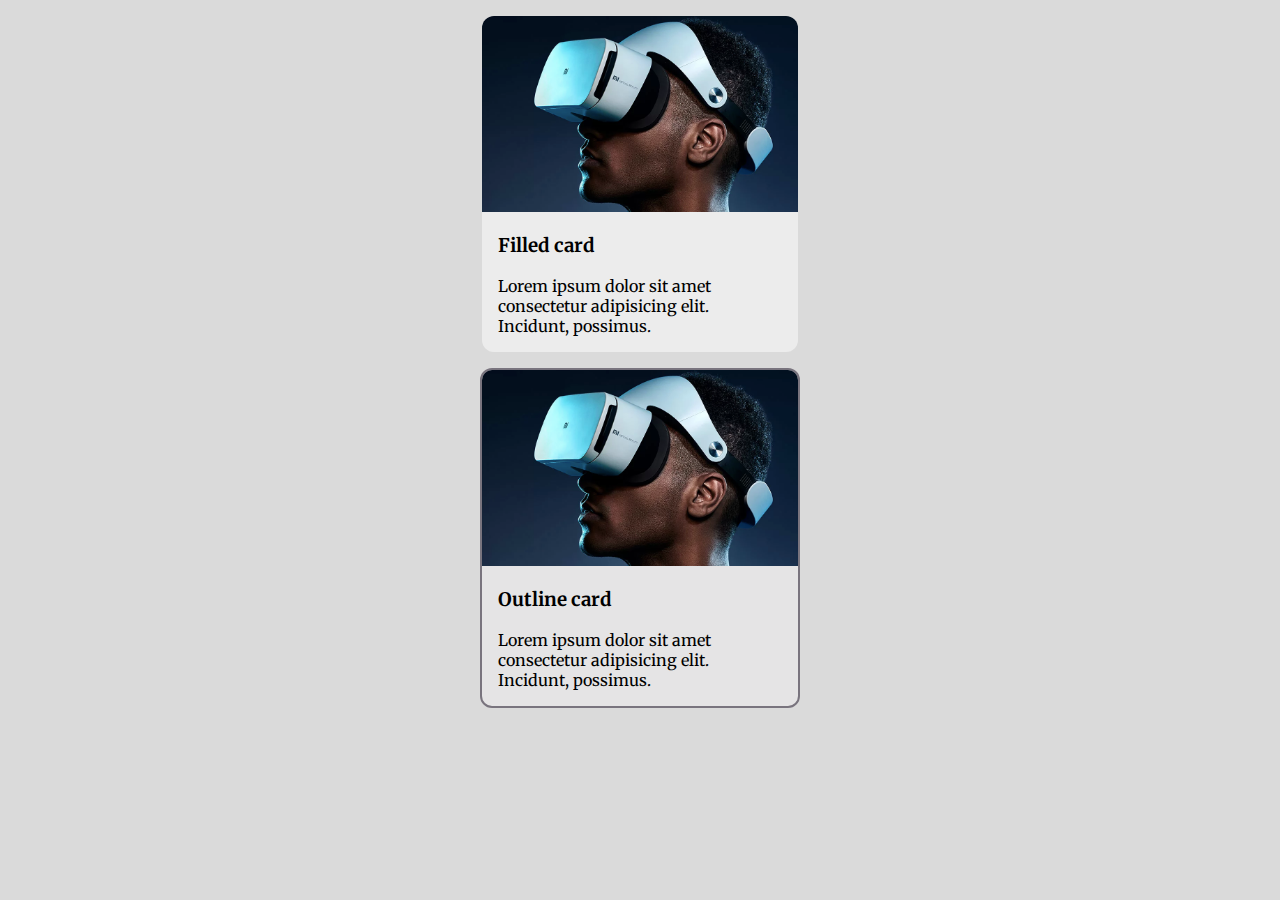
<file: 1-8/index.html>
<!DOCTYPE html>
<html lang="en">
<head>
    <meta charset="UTF-8">
    <meta name="viewport" content="width=device-width, initial-scale=1.0">
    <title>Cards</title>
    <link rel="stylesheet" href="style.css">
</head>
<body>
    <div class="container">
        <div class="card card_filled">
            <img src="images/1637968498890.png" class="card__img">
            <div class="card__body">
                <h3 class="card__title">Filled card</h3>
                <p class="card__text">Lorem ipsum dolor sit amet consectetur adipisicing elit.
                Incidunt, possimus.</p>
            </div>
        </div>
        <div class="card card_outline">
            <img src="images/1637968498890.png" class="card__img">
            <div class="card__body">
                <h3 class="card__title">Outline card</h3>
                <p class="card__text">Lorem ipsum dolor sit amet consectetur adipisicing elit.
                Incidunt, possimus.</p>
            </div>
        </div>
    </div>
</body>
</html>
</file>
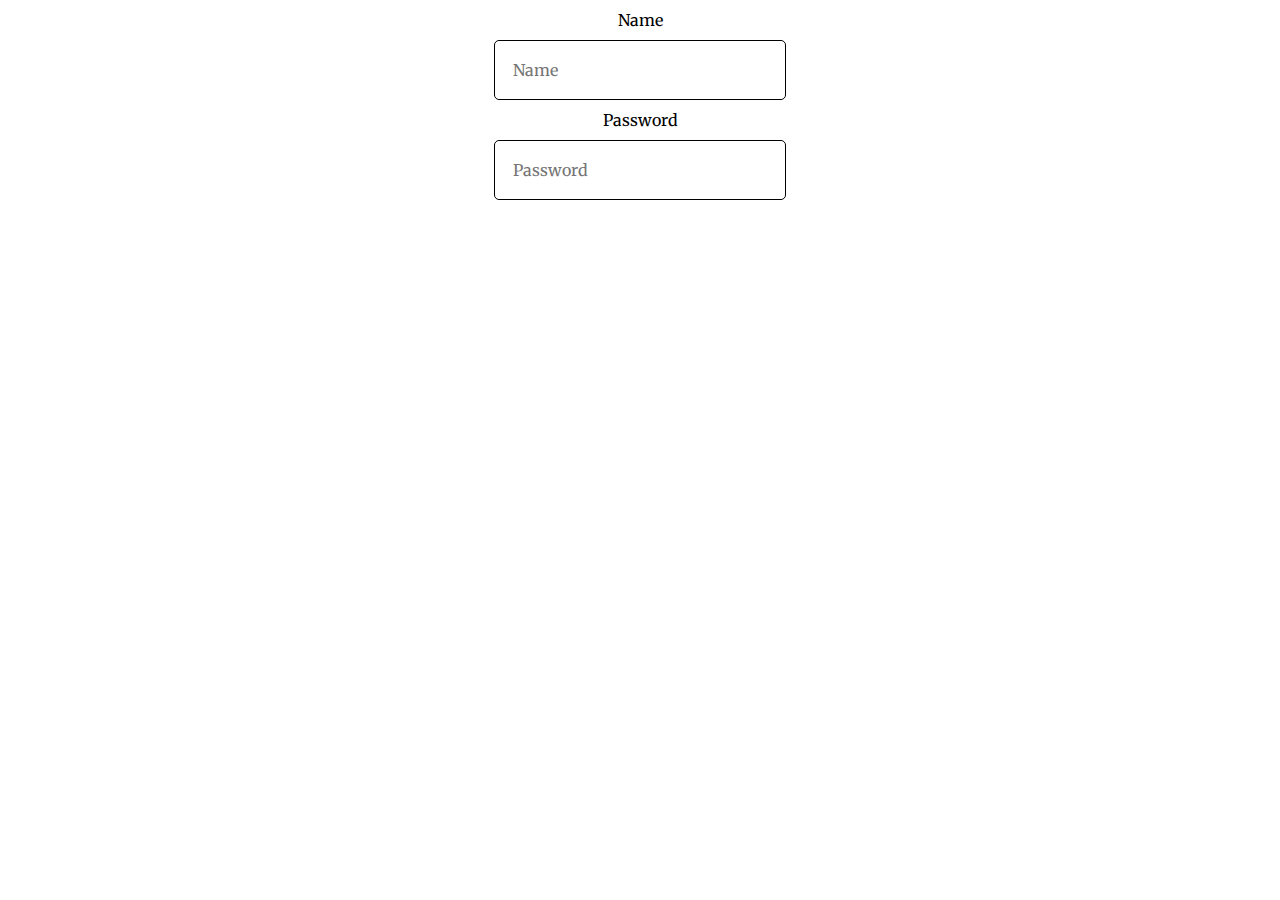
<file: 2-9/index.html>
<!DOCTYPE html>
<html lang="en">
<head>
    <meta charset="UTF-8">
    <meta name="viewport" content="width=device-width, initial-scale=1.0">
    <title>MD input design</title>
    <link rel="stylesheet" href="style.css">
    <link rel="stylesheet" href="https://use.fontawesome.com/releases/v5.15.4/css/all.css" integrity="sha384-DyZ88mC6Up2uqS4h/KRgHuoeGwBcD4Ng9SiP4dIRy0EXTlnuz47vAwmeGwVChigm" crossorigin="anonymous">
</head>
<body>
    <form action="">
            <label class="form__label" for="a">Name</label>
            <div class="input-container" >
                <input class="outline-btn" placeholder="Name" id="a">
                <i class="fas fa-times" onclick="document.getElementById('a').value=''"></i>
            </div>
        
            <label class="form__label" for="b">Password</label>
            <div class="input-container" >
                <input type="password" class="outline-btn password" placeholder="Password" id="b">
                <i class="fas fa-eye"></i>
            </div>
    </form>
    <script src="main.js"></script>
</body>
</html>
</file>
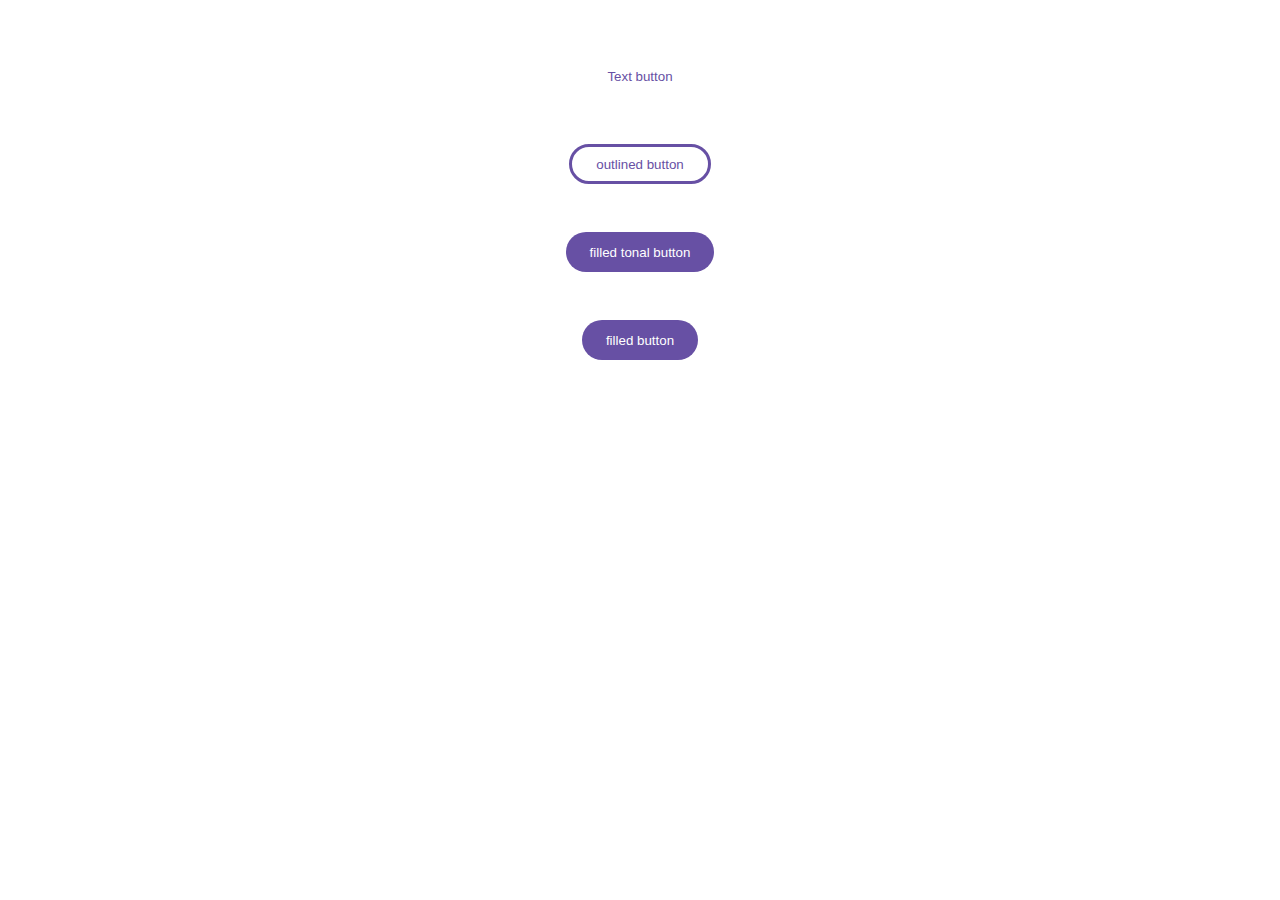
<file: 1-5/buttons.html>
<!DOCTYPE html>
<html lang="en">
<head>
    <link rel="stylesheet" href="style.css"
    <meta charset="UTF-8">
    <meta name="viewport" content="width=device-width, initial-scale=1.0">
    <title>Buttons</title>
</head>
<body>
    <div class="container">
        <button class="text">Text button</button>
        <button class="outlined">outlined button</button>
        <button class="fill-ton">filled tonal button</button>
        <button class="fill">filled button</button>
    </div>
</body>
</html>
</file>
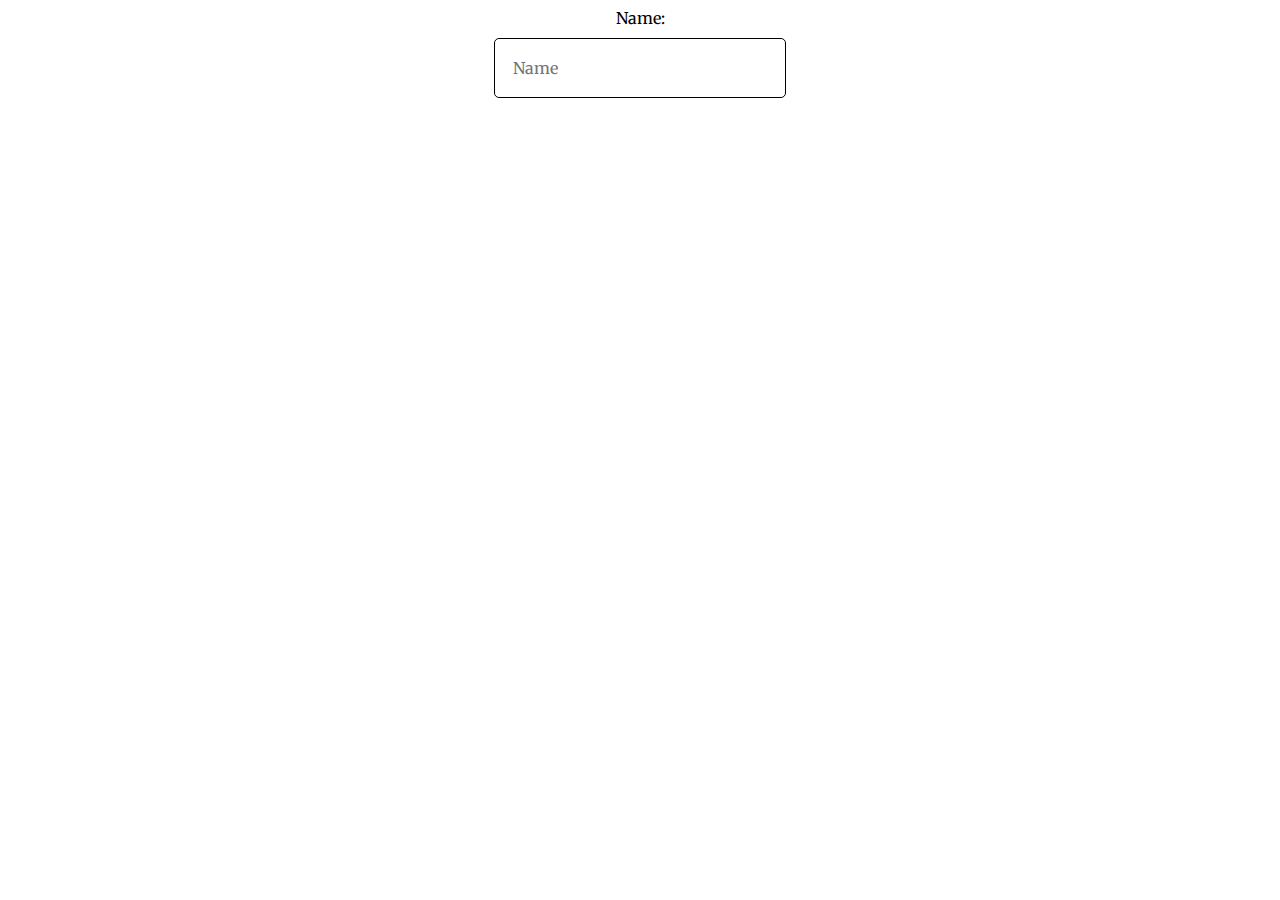
<file: 1-7/outlineInput.html>
<!DOCTYPE html>
<html lang="en">
<head>
    <meta charset="UTF-8">
    <meta name="viewport" content="width=device-width, initial-scale=1.0">
    <title>MD input design</title>
    <link rel="stylesheet" href="style.css">
    <link rel="stylesheet" href="https://use.fontawesome.com/releases/v5.15.4/css/all.css" integrity="sha384-DyZ88mC6Up2uqS4h/KRgHuoeGwBcD4Ng9SiP4dIRy0EXTlnuz47vAwmeGwVChigm" crossorigin="anonymous">
</head>
<body>
    <form action="">
        <label for="a" style="display: flex;justify-content: center;">Name:</label>

            <div class="input-container" >
                <input class="outline-btn" placeholder="Name" id="a">
                <i class="fas fa-times" onclick="document.getElementById('a').value=''"></i>
            </div>
    </form>
</body>
</html>
</file>
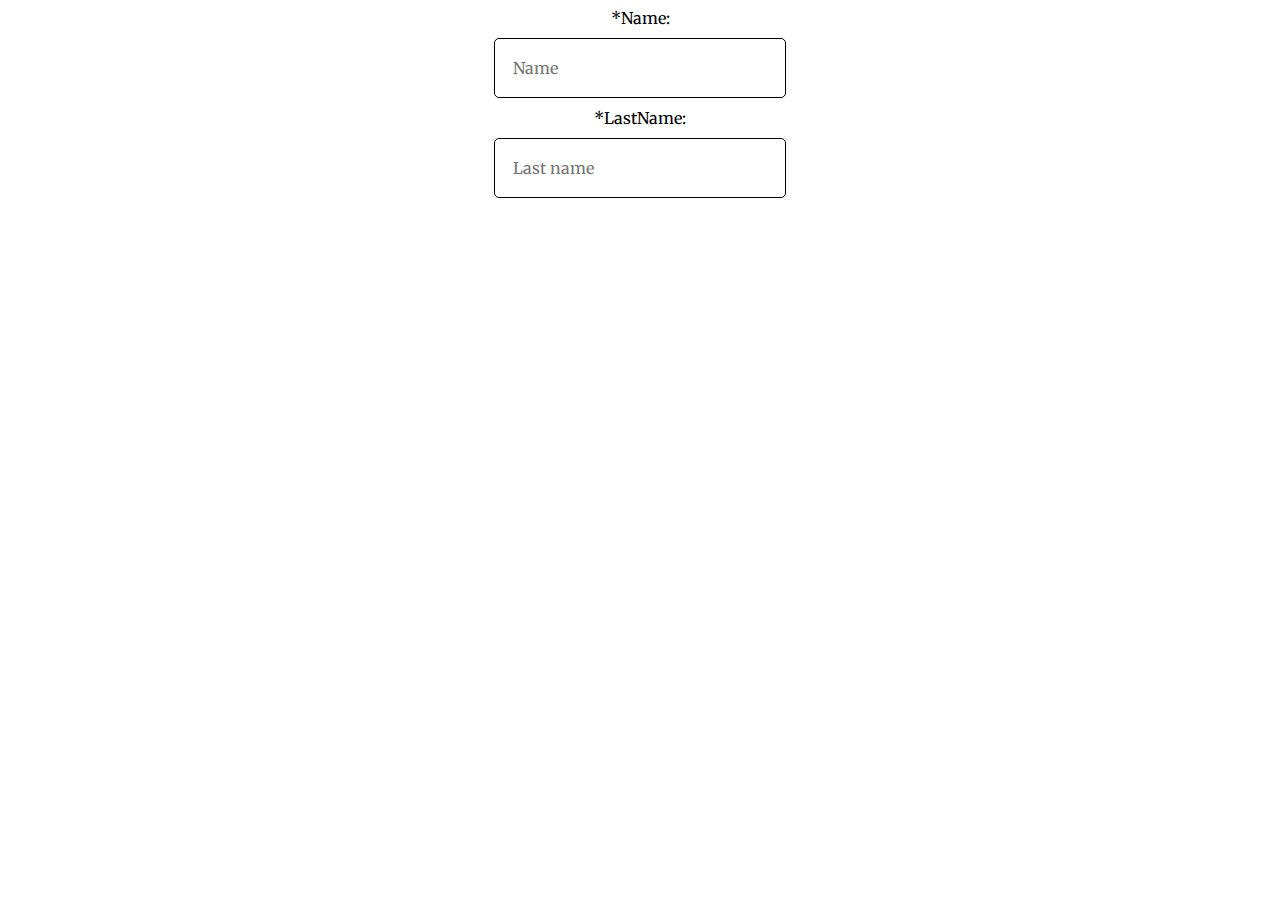
<file: 2-11/required.html>
<!DOCTYPE html>
<html lang="en">
<head>
    <meta charset="UTF-8">
    <meta name="viewport" content="width=device-width, initial-scale=1.0">
    <title>MD input design</title>
    <link rel="stylesheet" href="style.css">
    <link rel="stylesheet" href="https://use.fontawesome.com/releases/v5.15.4/css/all.css" integrity="sha384-DyZ88mC6Up2uqS4h/KRgHuoeGwBcD4Ng9SiP4dIRy0EXTlnuz47vAwmeGwVChigm" crossorigin="anonymous">
</head>
<body>
    <form action="">
        <label for="a" style="display: flex;justify-content: center;">Name:</label>

            <div class="input-container" >
                <input class="outline-btn" placeholder="Name" id="a" required>
                <i class="fas fa-times" onclick="document.getElementById('a').value=''"></i>
            </div>
            <label for="b" style="display: flex;justify-content: center;">LastName:</label>

            <div class="input-container" >
                <input class="outline-btn" placeholder="Last name" id="b" required>
                <i class="fas fa-times" onclick="document.getElementById('b').value=''"></i>
            </div>
    </form>
    <script src="req.js"></script>
</body>
</html>
</file>
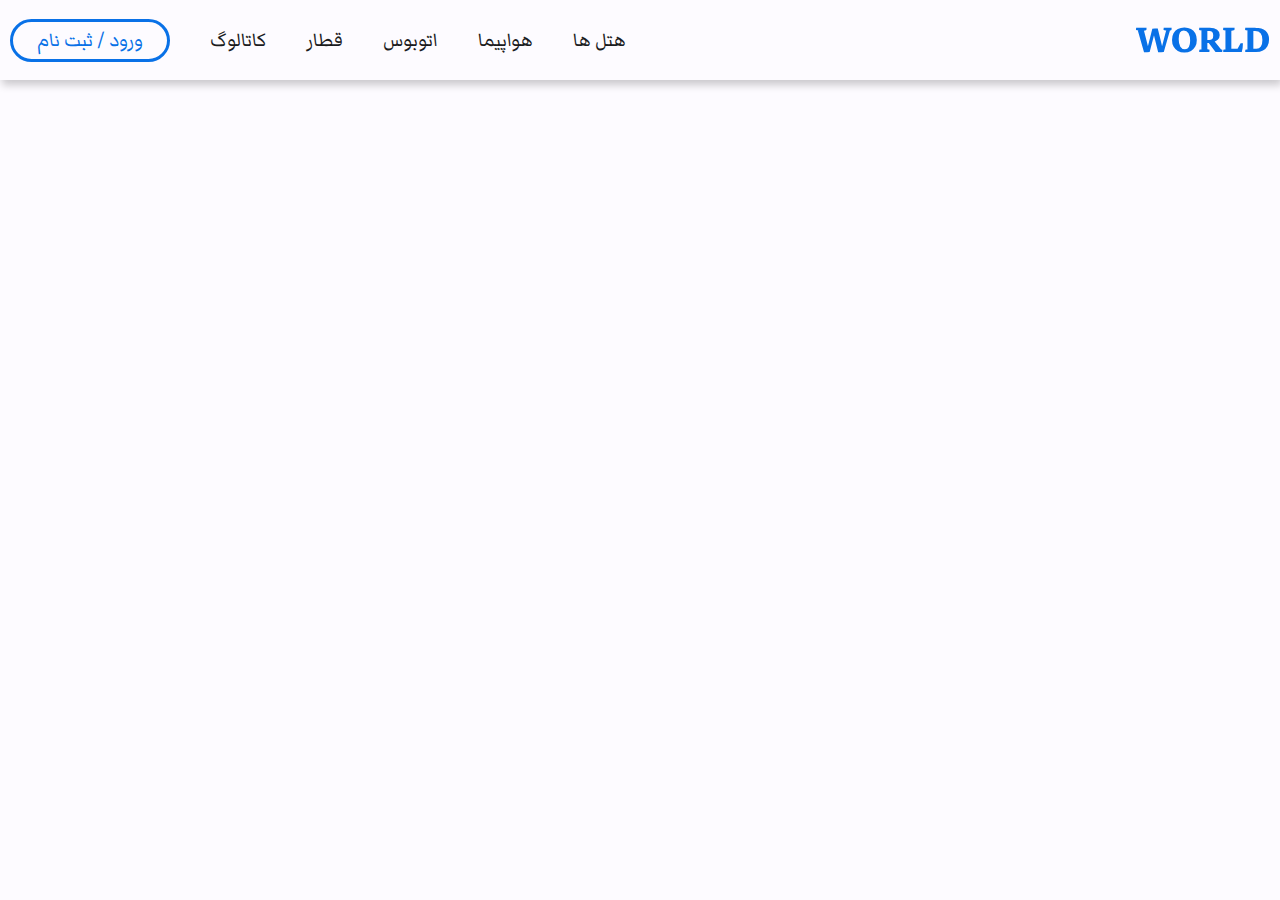
<file: 2-12/header.html>
<!DOCTYPE html>
   <html lang="en">
   <head>
       <meta charset="UTF-8">
       <meta name="viewport" content="width=device-width, initial-scale=1.0">
       <title>responsive navbar</title>
       <link rel="stylesheet" href="theme.css">
       <link rel="stylesheet" href="https://cdnjs.cloudflare.com/ajax/libs/font-awesome/5.15.4/css/all.min.css" integrity="sha512-1ycn6IcaQQ40/MKBW2W4Rhis/DbILU74C1vSrLJxCq57o941Ym01SwNsOMqvEBFlcgUa6xLiPY/NS5R+E6ztJQ==" crossorigin="anonymous" referrerpolicy="no-referrer" />
   </head>
   <body>
    <div class="header">
        <div class="header__container">
            <h1 class="h1">WORLD</h1>
            <div id="header__links" class="header__links header_close">
                <a href="../../user/login.php" class="header__a btn-outline sign">ورود / ثبت نام</a>
                <a href="#" class="header__a btn-text">کاتالوگ</a>
                <a href="#" class="header__a btn-text">قطار</a>
                <a href="#" class="header__a btn-text">اتوبوس</a>
                <a href="#" class="header__a btn-text ">هواپیما</a>
                <a href="#" class="btn-text header__a">هتل ها</a>
            </div>
            <i id="bars" class="fa fa-bars header__bar "></i>
        </div>
    </div>
    <script>
        const bars= document.querySelector('.header__bar');
    let isopen=document.querySelector('.header__links');
    bars.addEventListener('click',()=>{
    isopen.classList.toggle('header_close');
}
)
    </script>
   </body>
   </html>
</file>
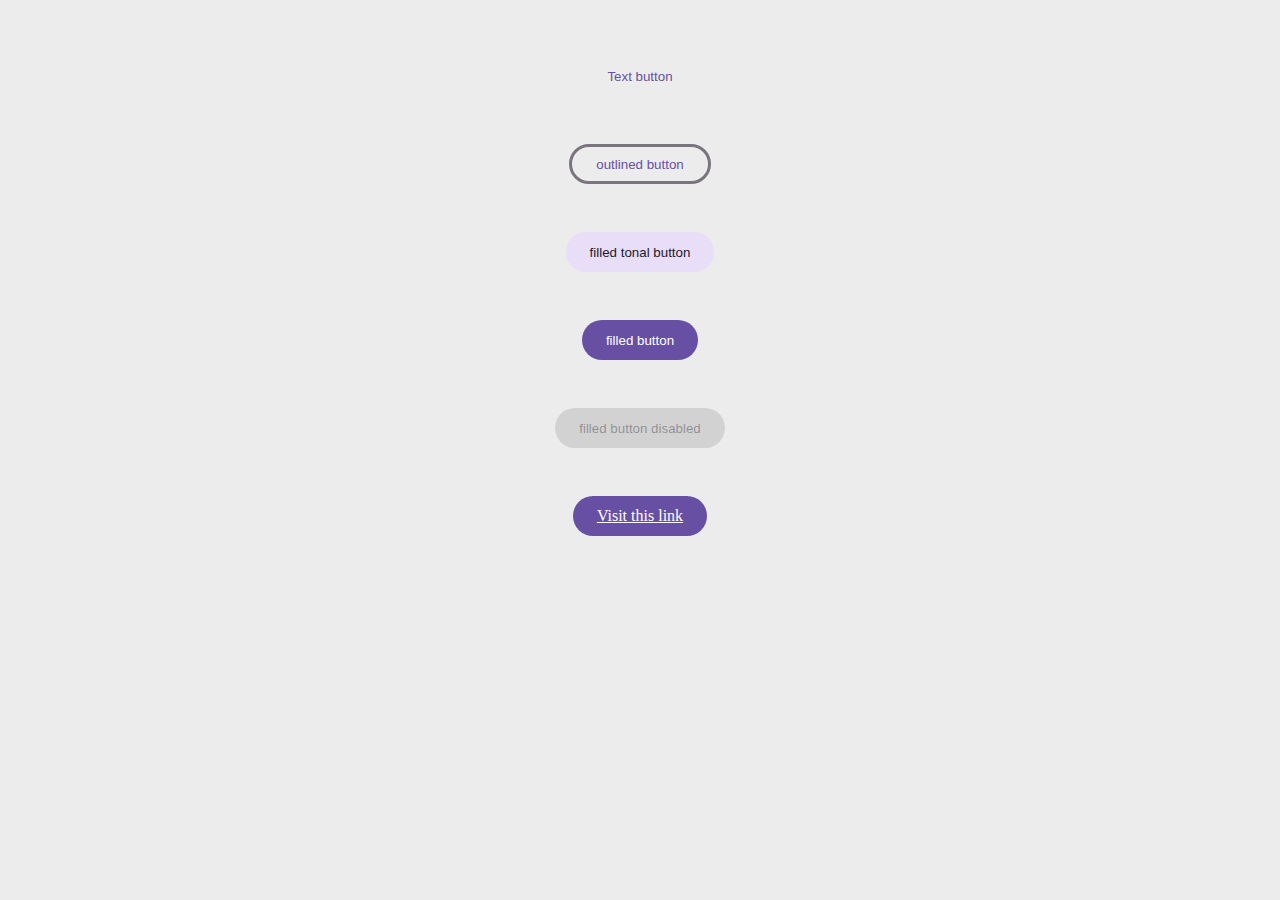
<file: 2-5/buttons.html>
<!DOCTYPE html>
<html lang="en">
<head>
    <link rel="stylesheet" href="style.css"
    <meta charset="UTF-8">
    <meta name="viewport" content="width=device-width, initial-scale=1.0">
    <title>Buttons</title>
</head>
<body>
    <div class="container">
        <button class="text btn">Text button</button>
        <button class="outlined btn">outlined button</button>
        <button class="fill-ton btn">filled tonal button</button>
        <button class="fill btn">filled button</button>
        <button class="fill btn" disabled>filled button disabled</button>
        <a class="btn fill" href="aw">Visit this link</a>
    </div>
</body>
</html>
</file>
<file: 1-8/style.css>
@import url('https://fonts.googleapis.com/css2?family=Merriweather&display=swap');
*{
    font-family: 'Merriweather', serif;
}
body{
    background-color: #dadada;
}
.container{
    display: flex;
    flex-direction: column;
    justify-content: start;
    align-items: center;
}
.card{
    width: 25%;
    background-color: #ececec;
    border-radius: 12px;
    overflow: hidden;
    margin: 8px;
    cursor: pointer;
}
.card__img{
    width: 100%;
}

.card__body{
    padding: 0 16px;
    text-align: left;
}
.card_filled:hover{
    background-color: rgba(28, 27, 31, 0.116);
}
.card_filled:focus{
    background-color: rgba(28, 27, 31, 0.432);
}

.card_outline{
background-color:rgba(255, 251, 254,0.3);
border: 2px solid #79747E;
outline: none;
}
.card_outline:hover{
    background-color: #c7c7c7;
}
.card_outline:focus{
    background-color: #a0a0a0;
}
</file>
<file: 2-9/style.css>
@import url('https://fonts.googleapis.com/css2?family=Merriweather&display=swap');
:lang(en){
    font-family:'Merriweather';
    font-size:1rem;
    direction: ltr;
}
.input-container{
    border: 1px solid black;
    border-radius: 5px;
    width: 280px;
    height: 48px;
    margin: auto;
    margin-top: 10px;
    padding: 5px;
    outline: none;
    display: flex;
    flex-direction: row;
    align-items: center;
    justify-content: center;
    transition: 0.2s;

}
.helper{
    display: inline-block;
    vertical-align: top;
}
.outline-btn{
    border: none;
    height: 48px;
    width: 280px;
    outline: none;
    background-color: inherit;
}
i{
    size: 24px;
    margin-right: 12px;
    cursor: pointer;
}
.outline-btn[placeholder]{
margin-left: 11px;
}
.input-container:hover,.input-container:active{
    border-width: 3px;
}
.form__label{
    display: flex;
    justify-content: center;
    align-items: center;
    margin: 10px;
}
</file>
<file: 1-5/style.css>
body{
    background-color: var(--scolor);
    --pcolor:#6750A4;
    --scolor:#FFFFFF;
}
.container{
    display: flex;
    flex-direction: column;
    align-items: center;
    justify-content: center;
}
button{
    height: 40px;
    margin-top: 48px;
    border-radius: 20px;
    padding: 0 24px;
    display: flex;
    align-items: center;
    justify-content: center;
    cursor: pointer;
}
.fill{
    background-color: var(--pcolor);
    color: #FFFFFF;
    border: none;
}
.fill-ton{
    background-color: var(--pcolor);
    color:var(--scolor) ;
    border: none;
}
.outlined{
    border: 3px solid;
    background: none;
    color: var(--pcolor);
}
.text{
    border: none;
    background: none;
    color: var(--pcolor);
}
</file>
<file: 1-7/style.css>
@import url('https://fonts.googleapis.com/css2?family=Merriweather&display=swap');
:lang(en){
    font-family:'Merriweather';
    font-size:1rem;
    direction: ltr;
}
.input-container{
    border: 1px solid black;
    border-radius: 5px;
    width: 280px;
    height: 48px;
    margin: auto;
    margin-top: 10px;
    padding: 5px;
    outline: none;
    display: flex;
    flex-direction: row;
    align-items: center;
    justify-content: center;
    transition: 0.2s;

}
.helper{
    display: inline-block;
    vertical-align: top;
}
.outline-btn{
    border: none;
    height: 48px;
    width: 280px;
    outline: none;
    background-color: inherit;
}
i{
    size: 24px;
    margin-right: 12px;
    cursor: pointer;
}
.outline-btn[placeholder]{
margin-left: 11px;
}
.input-container:hover{
    border-width: 3px;
}
.outline-btn:active{
 border-width: 3px;
 
}
</file>
<file: 2-11/style.css>
@import url('https://fonts.googleapis.com/css2?family=Merriweather&display=swap');
:lang(en){
    font-family:'Merriweather';
    font-size:1rem;
    direction: ltr;
}
.input-container{
    border: 1px solid black;
    border-radius: 5px;
    width: 280px;
    height: 48px;
    margin: auto;
    margin-top: 10px;
    margin-bottom: 10px;
    padding: 5px;
    outline: none;
    display: flex;
    flex-direction: row;
    align-items: center;
    justify-content: center;
    transition: 0.2s;

}
.helper{
    display: inline-block;
    vertical-align: top;
}
.outline-btn{
    border: none;
    height: 48px;
    width: 280px;
    outline: none;
    background-color: inherit;
}
i{
    size: 24px;
    margin-right: 12px;
    cursor: pointer;
}
.outline-btn[placeholder]{
margin-left: 11px;
}
.input-container:hover{
    background-color: #d6d6d6;
}
</file>
<file: 2-12/theme.css>
@import url('https://fonts.googleapis.com/css2?family=Markazi+Text:wght@400;500&display=swap');
@import 'base.css';
@import 'header.css';
*{
    padding: 0;
    margin: 0;
    outline: none;
    direction: ltr;
}
:root{
    --primary: #0971e7;
    --on-primary: #ffffff;
    --primary-container: #005ac3;
    --on-primary-container: #001a43;
    --secondary: #565e71;
    --on-secondary: #ffffff;
    --secondary-container: #565e71;
    --on-secondary-container: #131b2c;
    --tertiary: #715574;
    --on-tertiary: #ffffff;
    --tertiary-container: #715574;
    --on-tertiary-container: #29132d;
    --error: #eb2929;
    --on-error: #ffffff;
    --error-container: #ba1b1b;
    --on-error-container: #410001;
    --background: #fdfbff;
    --on-background: #1b1b1d;
    --surface: #fdfbff;
    --on-surface: #1b1b1d;
    --outline: #74777f;
    --surface-variant: #e1e2ec;
    --on-surface-variant: #44474f;
    --inverse-surface: #2f3033;
    --inverse-on-surface: #f2f0f4;
    --primary-hover:#0971e70c;
    --outline-hover:#0076fd;
}
</file>
<file: 2-5/style.css>
body{
    background-color: rgb(236, 236, 236);
    --pcolor:#6750A4;
    --scolor:#FFFFFF;
    --onsurface:#1C1B1F;
}
.container{
    display: flex;
    flex-direction: column;
    align-items: center;
    justify-content: center;
}
.btn{
    height: 40px;
    margin-top: 48px;
    border-radius: 20px;
    padding: 0 24px;
    display: flex;
    align-items: center;
    justify-content: center;
    cursor: pointer;
}
.fill{
    background-color: var(--pcolor);
    color: var(--scolor);
    border: none;
}
.fill-ton{
    background-color: #E8DEF8;
    color:#1E192B ;
    border: none;
}
.outlined{
    border: 3px solid;
    background: none;
    border-color:rgb(121, 116, 126);
    color: var(--pcolor);
}
.text{
    border: none;
    background: none;
    color: var(--pcolor);
}

.fill:hover{
    background-color: rgb(65, 39, 124);
    /*
font color wasn't defined in MD 
    */
}
.fill:disabled{
    background-color:rgba(28, 27, 31,0.12);
    color: rgba(28, 27, 31,0.38);
    }
.fill:focus{
    background-color: rgb(65, 39, 124);
     /*
font color wasn't defined in MD 
    */
}
.fill:active{
     /*
colors not defined in MD
    */
    background-color: rgb(99, 87, 126);
}
.fill-ton:hover{
     /*
colors not defined in MD
    */
    background-color: rgb(134, 113, 184);
}
.fill-ton:focus{
     /*
colors not defined in MD
    */
    background-color: rgb(134, 113, 184);
}
.fill-ton:active{
     /*
colors not defined in MD
    */
    background-color: rgb(134, 113, 184);
}
.fill-ton:disabled{
    background-color: rgba(31, 30, 34,0.12);
    color: rgba(31, 30, 34,0.38);;
}
.outlined:disabled{
    border-color: rgba(28, 27, 31,0.12);
    color: rgba(28, 27, 31,0.38);
}
.outlined:hover{
    background-color: rgba(121, 116, 126,0.30);
}
.outlined:focus{
    border-color: var(--pcolor);
    color: var(--pcolor);
    background-color: rgba(0,0,0,0.3);
}
.outlined:active{
    border-color:#79747E;
    color: var(--pcolor);
}
.text:disabled{
    color: rgba(28, 27, 31,0.38);
}
.text:hover{
    background-color: rgba(103, 80, 164,0.38);
}
.text:focus{
    background-color: rgba(103, 80, 164,0.38);
}
.text:active{
    color: var(--pcolor);
    background-color: rgba(103, 80, 164,0.38);
}
</file>
